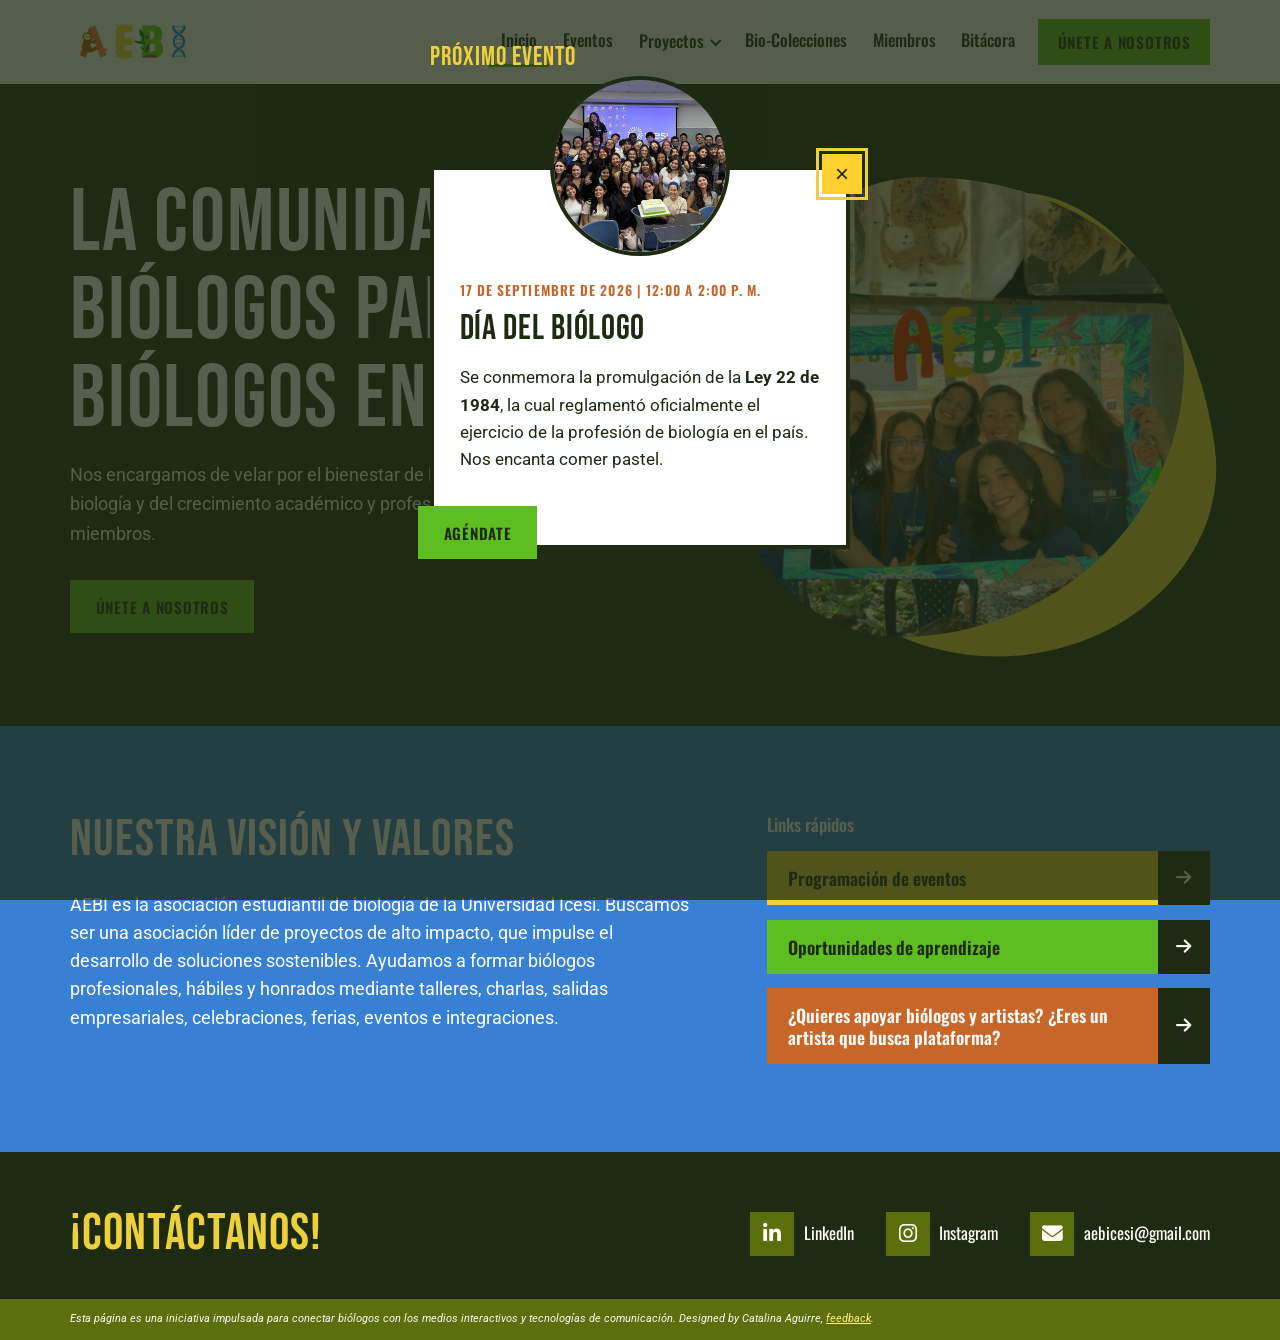
<file: index.html>
<!DOCTYPE html>
<html lang="es">
<head>
  <meta charset="UTF-8">
  <meta name="viewport" content="width=device-width, initial-scale=1">
  <!-- Título que aparece en la pestaña del navegador -->
  <title>AEBI · Asociación Estudiantil de Biología de Icesi</title>
  <meta name="description" content="La comunidad de biólogos para biólogos en la Universidad Icesi. Eventos, grupos de estudio, semilleros y Bio-Colecciones.">
  <!-- Icono de la pestaña (usa el logo) -->
  <link rel="icon" href="Imagenes/LOGOAEBI.png">

  <!-- Tipografías del manual de marca (Bebas Neue y Oswald, desde Google Fonts).
       Arial no necesita descargarse: ya está en todos los computadores. -->
  <link rel="preconnect" href="https://fonts.googleapis.com">
  <link rel="preconnect" href="https://fonts.gstatic.com" crossorigin>
  <link href="https://fonts.googleapis.com/css2?family=Bebas+Neue&family=Oswald:wght@400;500;600&family=Roboto:wght@400;700&display=swap" rel="stylesheet">
  <!-- Iconos (LinkedIn, Instagram, correo, WhatsApp, flechas) -->
  <link rel="stylesheet" href="https://cdnjs.cloudflare.com/ajax/libs/font-awesome/6.5.2/css/all.min.css">
  <!-- Hoja de estilos de la página (colores, tamaños, etc.) -->
  <link rel="stylesheet" href="css/estilos.css">
</head>
<body>

<!-- =====================================================================
     ENCABEZADO Y MENÚ
     Este bloque se repite igual en todas las páginas. Si agregas una
     pestaña nueva, agrégala en TODAS las páginas para que el menú sea
     igual en todas. La página actual lleva class="activo".
     ===================================================================== -->
<header class="encabezado">
  <div class="contenedor">
    <!-- Logo: el archivo está en Imagenes/LOGOAEBI.png -->
    <a class="logo" href="index.html">
      <img src="Imagenes/LOGOAEBI.png" alt="AEBI - Asociación Estudiantil de Biología de Icesi">
    </a>

    <!-- Botón de menú que solo se ve en celular -->
    <button class="hamburguesa" type="button" aria-label="Abrir menú" aria-expanded="false">&#9776;</button>

    <nav class="navegacion" aria-label="Menú principal">
      <ul class="menu">
        <li><a href="index.html" class="activo">Inicio</a></li>
        <li><a href="eventos.html">Eventos</a></li>
        <!-- Pestaña con submenú -->
        <li class="desplegable">
          <button type="button" aria-expanded="false">Proyectos</button>
          <ul class="submenu">
            <li><a href="grupos-de-estudio.html">Grupos de estudio</a></li>
            <li><a href="semilleros.html">Semilleros</a></li>
          </ul>
        </li>
        <li><a href="bio-colecciones.html">Bio-Colecciones</a></li>
        <li><a href="miembros.html">Miembros</a></li>
        <li><a href="bitacora.html">Bitácora</a></li>
        <li><a href="inscripciones.html" class="boton boton-menu">Únete a nosotros</a></li>
      </ul>
    </nav>
  </div>
</header>

<main>

<!-- =====================================================================
     PORTADA (HERO)
     Fondo verde oscuro, frase principal, texto de apoyo, botón y la foto
     con marco "blob". Para cambiar la foto: reemplaza Imagenes/PRINCIPAL.jpg
     por otra con el mismo nombre, o cambia la ruta de abajo.
     ===================================================================== -->
<section class="hero">
  <div class="contenedor">
    <div>
      <h1>La comunidad de biólogos para biólogos en Icesi</h1>
      <p>Nos encargamos de velar por el bienestar de los estudiantes de biología y del crecimiento académico y profesional de nuestros miembros.</p>
      <a class="boton" href="inscripciones.html">Únete a nosotros</a>
    </div>

    <!-- Foto con marco blob (la forma se ajusta en css/estilos.css, bloque 6) -->
    <div class="blob-marco">
      <div class="blob">
        <img src="Imagenes/PRINCIPAL.jpeg" alt="Miembros de AEBI">
      </div>
    </div>
  </div>
</section>

<!-- =====================================================================
     NUESTRA VISIÓN Y VALORES + LINKS RÁPIDOS
     ===================================================================== -->
<section class="vision seccion">
  <div class="contenedor">
    <div>
      <h2>Nuestra visión y valores</h2>
      <p>AEBI es la asociación estudiantil de biología de la Universidad Icesi. Buscamos ser una asociación líder de proyectos de alto impacto, que impulse el desarrollo de soluciones sostenibles. Ayudamos a formar biólogos profesionales, hábiles y honrados mediante talleres, charlas, salidas empresariales, celebraciones, ferias, eventos e integraciones.</p>
    </div>

    <!-- Links rápidos: cada uno es una barra de color.
         Colores disponibles: link-amarillo, link-verde, link-naranja -->
    <aside class="links-rapidos">
      <h3>Links rápidos</h3>
      <ul>
        <li>
          <a class="link-rapido link-amarillo" href="eventos.html">
            <span>Programación de eventos</span><i class="fa-solid fa-arrow-right" aria-hidden="true"></i>
          </a>
        </li>
        <li>
          <a class="link-rapido link-verde" href="grupos-de-estudio.html">
            <span>Oportunidades de aprendizaje</span><i class="fa-solid fa-arrow-right" aria-hidden="true"></i>
          </a>
        </li>
        <li>
          <a class="link-rapido link-naranja" href="bio-colecciones.html">
            <span>¿Quieres apoyar biólogos y artistas? ¿Eres un artista que busca plataforma?</span><i class="fa-solid fa-arrow-right" aria-hidden="true"></i>
          </a>
        </li>
      </ul>
    </aside>
  </div>
</section>

<!-- =====================================================================
     POP-UP DEL PRÓXIMO EVENTO
     Sale la primera vez que alguien abre la página de inicio.
     Para cambiar el evento del pop-up: copia aquí la tarjeta del evento
     que quieras desde eventos.html (imagen, fecha, título, texto y link).
     Para quitar el pop-up: borra todo este bloque.
     ===================================================================== -->
<div id="popup-evento" class="popup-fondo" role="dialog" aria-modal="true" aria-labelledby="popup-titulo">
  <div class="popup">
    <p class="popup-titulo" id="popup-titulo">Próximo evento</p>
    <button class="popup-cerrar" type="button" aria-label="Cerrar">&times;</button>
    <article class="evento">
      <div class="evento-imagen">
        <img src="Imagenes/BIOLOGO.jpeg" alt="Día del Biólogo">
      </div>
      <p class="evento-fecha">17 de septiembre de 2026 | 12:00 a 2:00 p. m.</p>
      <h3>Día del Biólogo</h3>
      <p>Se conmemora la promulgación de la <strong>Ley 22 de 1984</strong>, la cual reglamentó oficialmente el ejercicio de la profesión de biología en el país. Nos encanta comer pastel.</p>
      <a class="boton" href="https://calendar.google.com/calendar/render?action=TEMPLATE&text=Día del Biólogo - AEBI&dates=20260917T120000/20260917T140000&ctz=America/Bogota&details=Se conmemora la promulgación de la Ley 22 de 1984, la cual reglamentó oficialmente el ejercicio de la profesión de biología en el país. Nos encanta comer pastel.&location=Universidad Icesi, Cali" target="_blank" rel="noopener">Agéndate</a>
    </article>
  </div>
</div>

</main>

<!-- =====================================================================
     PIE DE PÁGINA: ¡Contáctanos!
     Se repite igual en todas las páginas. Para cambiar un link o el
     correo, cámbialo aquí y en las demás páginas.
     ===================================================================== -->
<footer class="pie">
  <div class="contenedor pie-contacto">
    <h2>¡Contáctanos!</h2>
    <ul class="redes">
      <li>
        <a href="https://www.linkedin.com/company/aebi-asociacion-estudiantil-de-biologia-de-icesi/" target="_blank" rel="noopener">
          <i class="fa-brands fa-linkedin-in" aria-hidden="true"></i>LinkedIn
        </a>
      </li>
      <li>
        <a href="https://www.instagram.com/aebicesi/" target="_blank" rel="noopener">
          <i class="fa-brands fa-instagram" aria-hidden="true"></i>Instagram
        </a>
      </li>
      <li>
        <a href="mailto:aebicesi@gmail.com">
          <i class="fa-solid fa-envelope" aria-hidden="true"></i>aebicesi@gmail.com
        </a>
      </li>
    </ul>
  </div>

  <!-- Franja de crédito (letra pequeña y cursiva) -->
  <div class="pie-credito">
    <div class="contenedor">
      <p>Esta página es una iniciativa impulsada para conectar biólogos con los medios interactivos y tecnologías de comunicación. Designed by Catalina Aguirre, <a href="mailto:cataaguirrearroyo@gmail.com">feedback</a>.</p>
    </div>
  </div>
</footer>

<!-- El JavaScript va de último para que la página cargue primero -->
<script src="js/principal.js"></script>
</body>
</html>
</file>
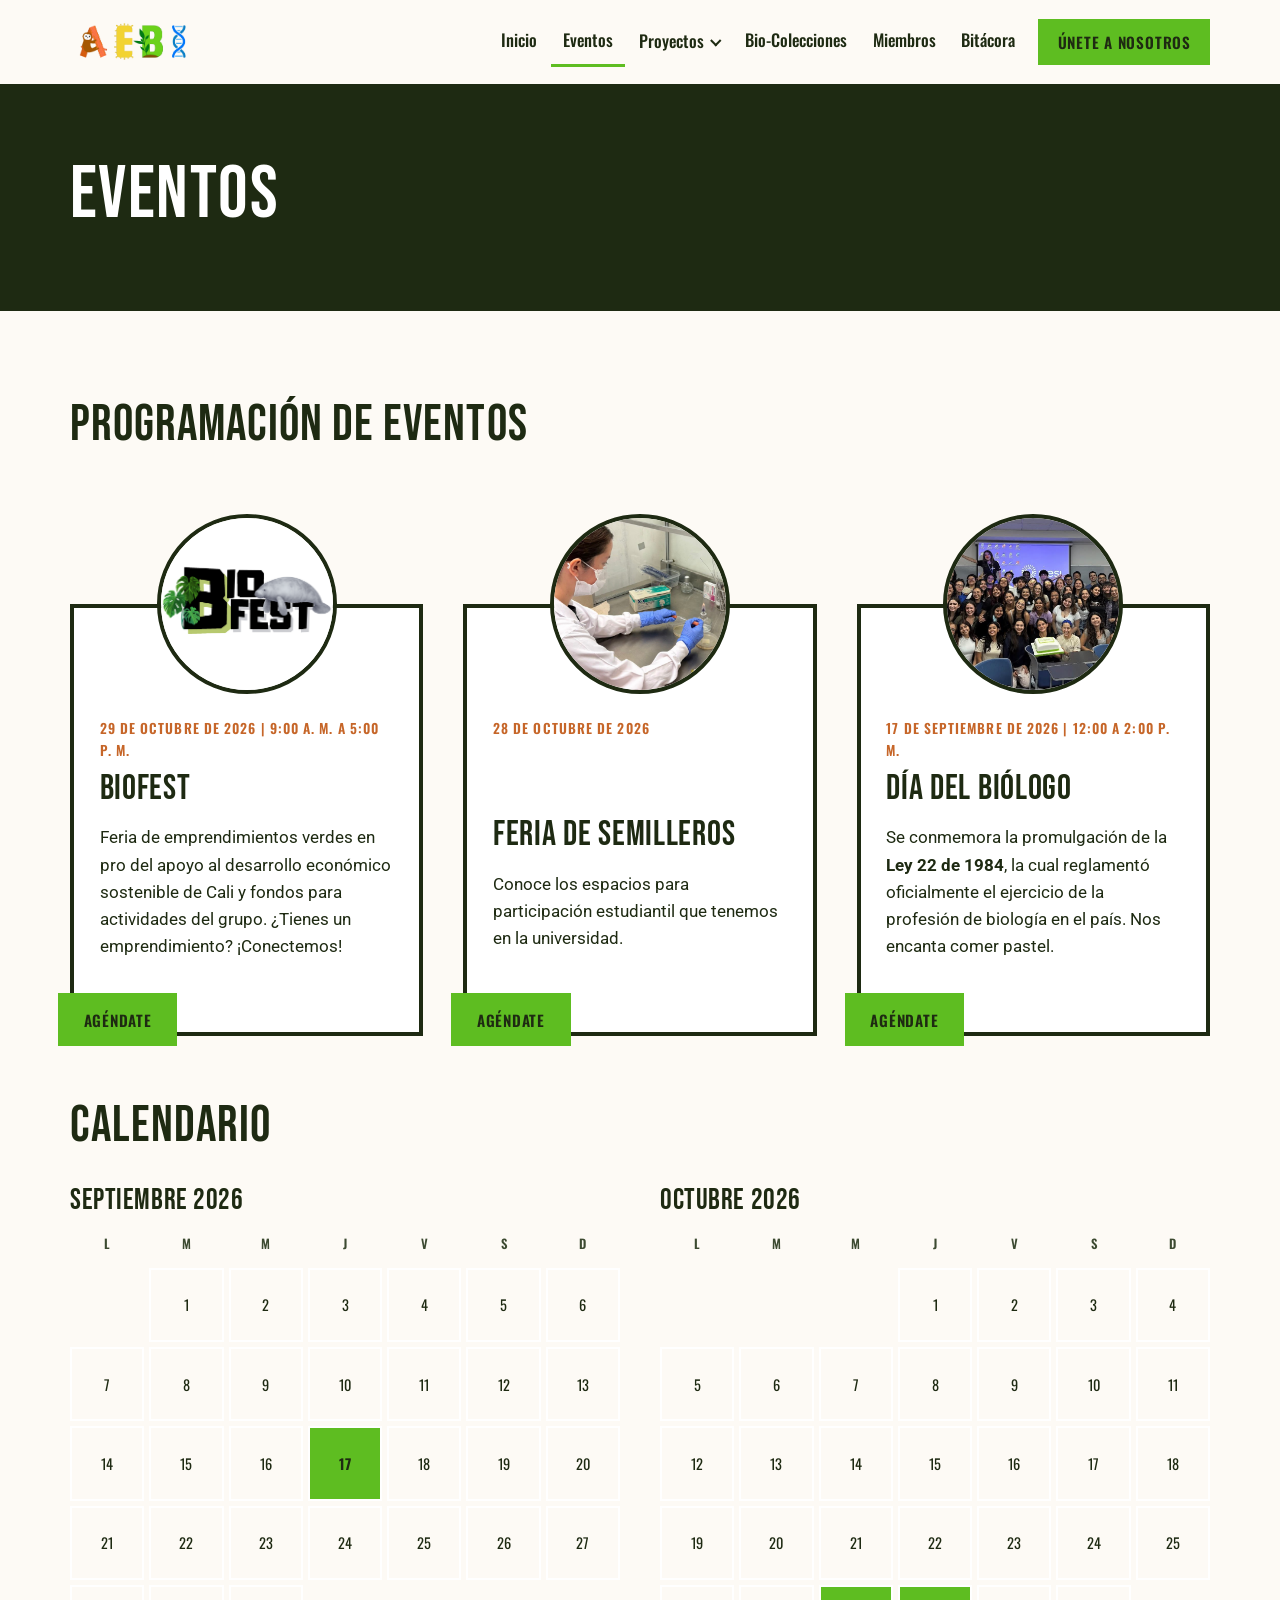
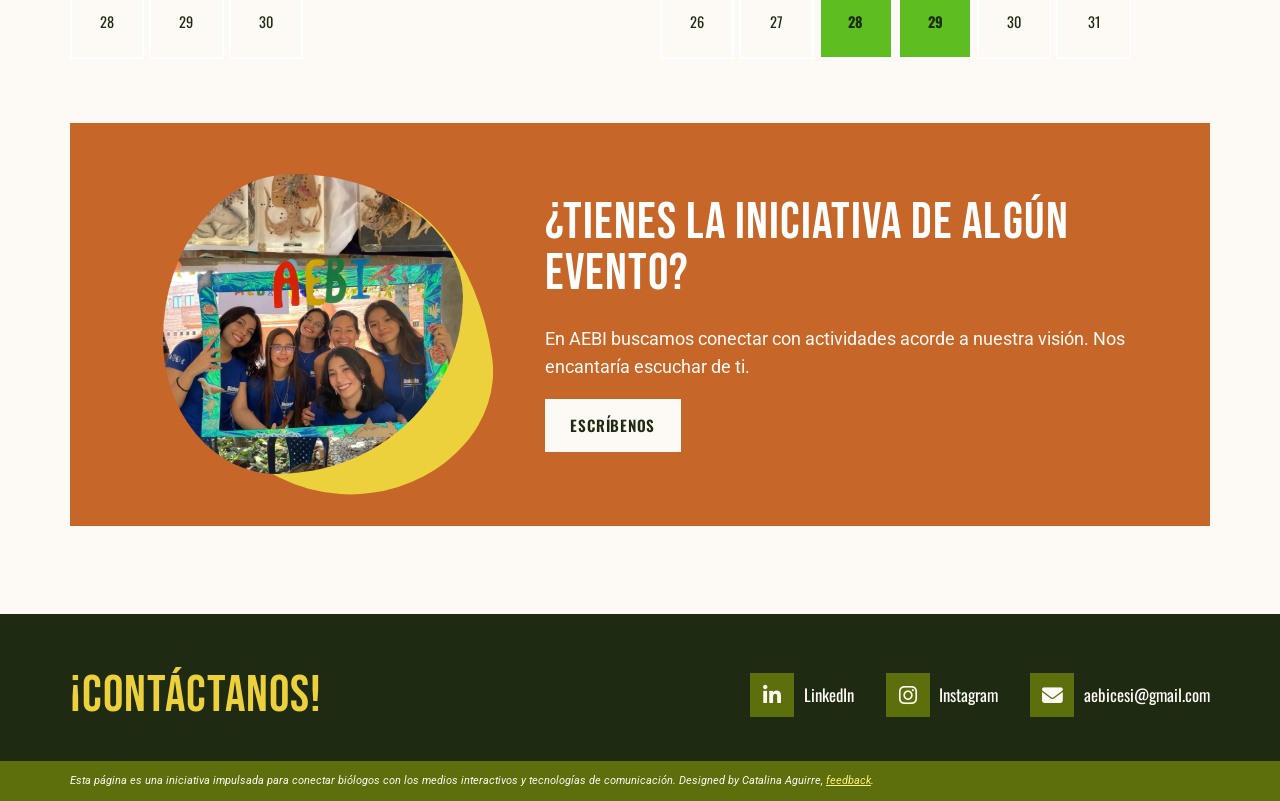
<file: eventos.html>
<!DOCTYPE html>
<html lang="es">
<head>
  <meta charset="UTF-8">
  <meta name="viewport" content="width=device-width, initial-scale=1">
  <!-- Título que aparece en la pestaña del navegador -->
  <title>Eventos · AEBI</title>
  <meta name="description" content="Programación de eventos de AEBI: BIOFEST, Feria de Semilleros, Día del Biólogo y más.">
  <!-- Icono de la pestaña (usa el logo) -->
  <link rel="icon" href="Imagenes/LOGOAEBI.png">

  <!-- Tipografías del manual de marca (Bebas Neue y Oswald, desde Google Fonts).
       Arial no necesita descargarse: ya está en todos los computadores. -->
  <link rel="preconnect" href="https://fonts.googleapis.com">
  <link rel="preconnect" href="https://fonts.gstatic.com" crossorigin>
  <link href="https://fonts.googleapis.com/css2?family=Bebas+Neue&family=Oswald:wght@400;500;600&family=Roboto:wght@400;700&display=swap" rel="stylesheet">
  <!-- Iconos (LinkedIn, Instagram, correo, WhatsApp, flechas) -->
  <link rel="stylesheet" href="https://cdnjs.cloudflare.com/ajax/libs/font-awesome/6.5.2/css/all.min.css">
  <!-- Hoja de estilos de la página (colores, tamaños, etc.) -->
  <link rel="stylesheet" href="css/estilos.css">
</head>
<body>

<!-- =====================================================================
     ENCABEZADO Y MENÚ
     Este bloque se repite igual en todas las páginas. Si agregas una
     pestaña nueva, agrégala en TODAS las páginas para que el menú sea
     igual en todas. La página actual lleva class="activo".
     ===================================================================== -->
<header class="encabezado">
  <div class="contenedor">
    <!-- Logo: el archivo está en Imagenes/LOGOAEBI.png -->
    <a class="logo" href="index.html">
      <img src="Imagenes/LOGOAEBI.png" alt="AEBI - Asociación Estudiantil de Biología de Icesi">
    </a>

    <!-- Botón de menú que solo se ve en celular -->
    <button class="hamburguesa" type="button" aria-label="Abrir menú" aria-expanded="false">&#9776;</button>

    <nav class="navegacion" aria-label="Menú principal">
      <ul class="menu">
        <li><a href="index.html">Inicio</a></li>
        <li><a href="eventos.html" class="activo">Eventos</a></li>
        <!-- Pestaña con submenú -->
        <li class="desplegable">
          <button type="button" aria-expanded="false">Proyectos</button>
          <ul class="submenu">
            <li><a href="grupos-de-estudio.html">Grupos de estudio</a></li>
            <li><a href="semilleros.html">Semilleros</a></li>
          </ul>
        </li>
        <li><a href="bio-colecciones.html">Bio-Colecciones</a></li>
        <li><a href="miembros.html">Miembros</a></li>
        <li><a href="bitacora.html">Bitácora</a></li>
        <li><a href="inscripciones.html" class="boton boton-menu">Únete a nosotros</a></li>
      </ul>
    </nav>
  </div>
</header>

<main>

<section class="cabecera-pagina">
  <div class="contenedor">
    <h1>Eventos</h1>
  </div>
</section>

<!-- =====================================================================
     PROGRAMACIÓN DE EVENTOS
     Cada evento es un bloque <article class="evento"> ... </article>.
     - Para agregar un evento: copia uno completo y cambia imagen, fecha,
       título, texto y el link de Google Calendar.
     - Para quitar un evento: borra su bloque completo.
     - El orden en la página es el mismo orden en que están aquí.
     ===================================================================== -->
<section class="seccion">
  <div class="contenedor">
    <div class="titulo-con-boton">
      <h2>Programación de eventos</h2>
    </div>

    <div class="eventos">
      <article class="evento" data-fecha="2026-10-29">
        <!-- Imagen circular del evento -->
        <div class="evento-imagen">
          <img src="Imagenes/LOGOBIOFEST.png" alt="Logo de BIOFEST">
        </div>
        <p class="evento-fecha">29 de octubre de 2026 | 9:00 a. m. a 5:00 p. m.</p>
        <h3>BIOFEST</h3>
        <p>Feria de emprendimientos verdes en pro del apoyo al desarrollo económico sostenible de Cali y fondos para actividades del grupo. ¿Tienes un emprendimiento? ¡Conectemos!</p>
        <!-- Enlace a Google Calendar. Para cambiar la fecha, edita "dates":
             formato AAAAMMDDTHHMMSS/AAAAMMDDTHHMMSS (inicio/fin, hora local de Colombia).
             Ejemplo: 20261029T090000 = 29 oct 2026, 9:00 am. También edita
             data-fecha de arriba (formato AAAA-MM-DD) para que el evento
             aparezca marcado en el calendario de abajo. -->
        <a class="boton" href="https://calendar.google.com/calendar/render?action=TEMPLATE&text=BIOFEST 2026 - AEBI&dates=20261029T090000/20261029T170000&ctz=America/Bogota&details=Feria de emprendimientos verdes en pro del apoyo al desarrollo económico sostenible de Cali y fondos para actividades del grupo. ¿Tienes un emprendimiento? ¡Conectemos!&location=Universidad Icesi, Cali" target="_blank" rel="noopener">Agéndate</a>
      </article>

      <article class="evento" data-fecha="2026-10-28">
        <!-- Imagen circular del evento -->
        <div class="evento-imagen">
          <img src="Imagenes/FERIASEMILLEROS.jpeg" alt="Feria de Semilleros">
        </div>
        <p class="evento-fecha">28 de octubre de 2026</p>
        <h3>Feria de Semilleros</h3>
        <p>Conoce los espacios para participación estudiantil que tenemos en la universidad.</p>
        <!-- Enlace a Google Calendar. Para cambiar la fecha, edita "dates":
             formato AAAAMMDDTHHMMSS/AAAAMMDDTHHMMSS (inicio/fin, hora local de Colombia).
             Ejemplo: 20261029T090000 = 29 oct 2026, 9:00 am. También edita
             data-fecha de arriba (formato AAAA-MM-DD) para que el evento
             aparezca marcado en el calendario de abajo. -->
        <a class="boton" href="https://calendar.google.com/calendar/render?action=TEMPLATE&text=Feria de Semilleros - AEBI&dates=20261028/20261029&ctz=America/Bogota&details=Conoce los espacios para participación estudiantil que tenemos en la universidad.&location=Universidad Icesi, Cali" target="_blank" rel="noopener">Agéndate</a>
      </article>

      <article class="evento" data-fecha="2026-09-17">
        <!-- Imagen circular del evento -->
        <div class="evento-imagen">
          <img src="Imagenes/BIOLOGO.jpeg" alt="Día del Biólogo">
        </div>
        <p class="evento-fecha">17 de septiembre de 2026 | 12:00 a 2:00 p. m.</p>
        <h3>Día del Biólogo</h3>
        <p>Se conmemora la promulgación de la <strong>Ley 22 de 1984</strong>, la cual reglamentó oficialmente el ejercicio de la profesión de biología en el país. Nos encanta comer pastel.</p>
        <!-- Enlace a Google Calendar. Para cambiar la fecha, edita "dates":
             formato AAAAMMDDTHHMMSS/AAAAMMDDTHHMMSS (inicio/fin, hora local de Colombia).
             Ejemplo: 20261029T090000 = 29 oct 2026, 9:00 am. También edita
             data-fecha de arriba (formato AAAA-MM-DD) para que el evento
             aparezca marcado en el calendario de abajo. -->
        <a class="boton" href="https://calendar.google.com/calendar/render?action=TEMPLATE&text=Día del Biólogo - AEBI&dates=20260917T120000/20260917T140000&ctz=America/Bogota&details=Se conmemora la promulgación de la Ley 22 de 1984, la cual reglamentó oficialmente el ejercicio de la profesión de biología en el país. Nos encanta comer pastel.&location=Universidad Icesi, Cali" target="_blank" rel="noopener">Agéndate</a>
      </article>
    </div>

    <!-- =================================================================
         CALENDARIO
         Se arma solo, leyendo el "data-fecha" de cada evento de arriba
         (por eso no hay nada que editar acá): agrega o quita un evento
         arriba y el calendario se actualiza. Lo arma js/principal.js.
         ================================================================= -->
    <h2>Calendario</h2>
    <div id="calendario" class="calendario"></div>

    <!-- Caja de invitación a proponer eventos.
         Para cambiar la foto: cambia la ruta de la imagen de abajo. -->
    <div class="caja-invitacion">
      <div class="blob-marco blob-pequeno">
        <div class="blob">
          <img src="Imagenes/PRINCIPAL.jpeg" alt="Actividades de AEBI">
        </div>
      </div>
      <div>
        <h2>¿Tienes la iniciativa de algún evento?</h2>
        <p>En AEBI buscamos conectar con actividades acorde a nuestra visión. Nos encantaría escuchar de ti.</p>
        <a class="boton boton-crema" href="mailto:aebicesi@gmail.com">Escríbenos</a>
      </div>
    </div>
  </div>
</section>

</main>

<!-- =====================================================================
     PIE DE PÁGINA: ¡Contáctanos!
     Se repite igual en todas las páginas. Para cambiar un link o el
     correo, cámbialo aquí y en las demás páginas.
     ===================================================================== -->
<footer class="pie">
  <div class="contenedor pie-contacto">
    <h2>¡Contáctanos!</h2>
    <ul class="redes">
      <li>
        <a href="https://www.linkedin.com/company/aebi-asociacion-estudiantil-de-biologia-de-icesi/" target="_blank" rel="noopener">
          <i class="fa-brands fa-linkedin-in" aria-hidden="true"></i>LinkedIn
        </a>
      </li>
      <li>
        <a href="https://www.instagram.com/aebicesi/" target="_blank" rel="noopener">
          <i class="fa-brands fa-instagram" aria-hidden="true"></i>Instagram
        </a>
      </li>
      <li>
        <a href="mailto:aebicesi@gmail.com">
          <i class="fa-solid fa-envelope" aria-hidden="true"></i>aebicesi@gmail.com
        </a>
      </li>
    </ul>
  </div>

  <!-- Franja de crédito (letra pequeña y cursiva) -->
  <div class="pie-credito">
    <div class="contenedor">
      <p>Esta página es una iniciativa impulsada para conectar biólogos con los medios interactivos y tecnologías de comunicación. Designed by Catalina Aguirre, <a href="mailto:cataaguirrearroyo@gmail.com">feedback</a>.</p>
    </div>
  </div>
</footer>

<!-- El JavaScript va de último para que la página cargue primero -->
<script src="js/principal.js"></script>
</body>
</html>
</file>
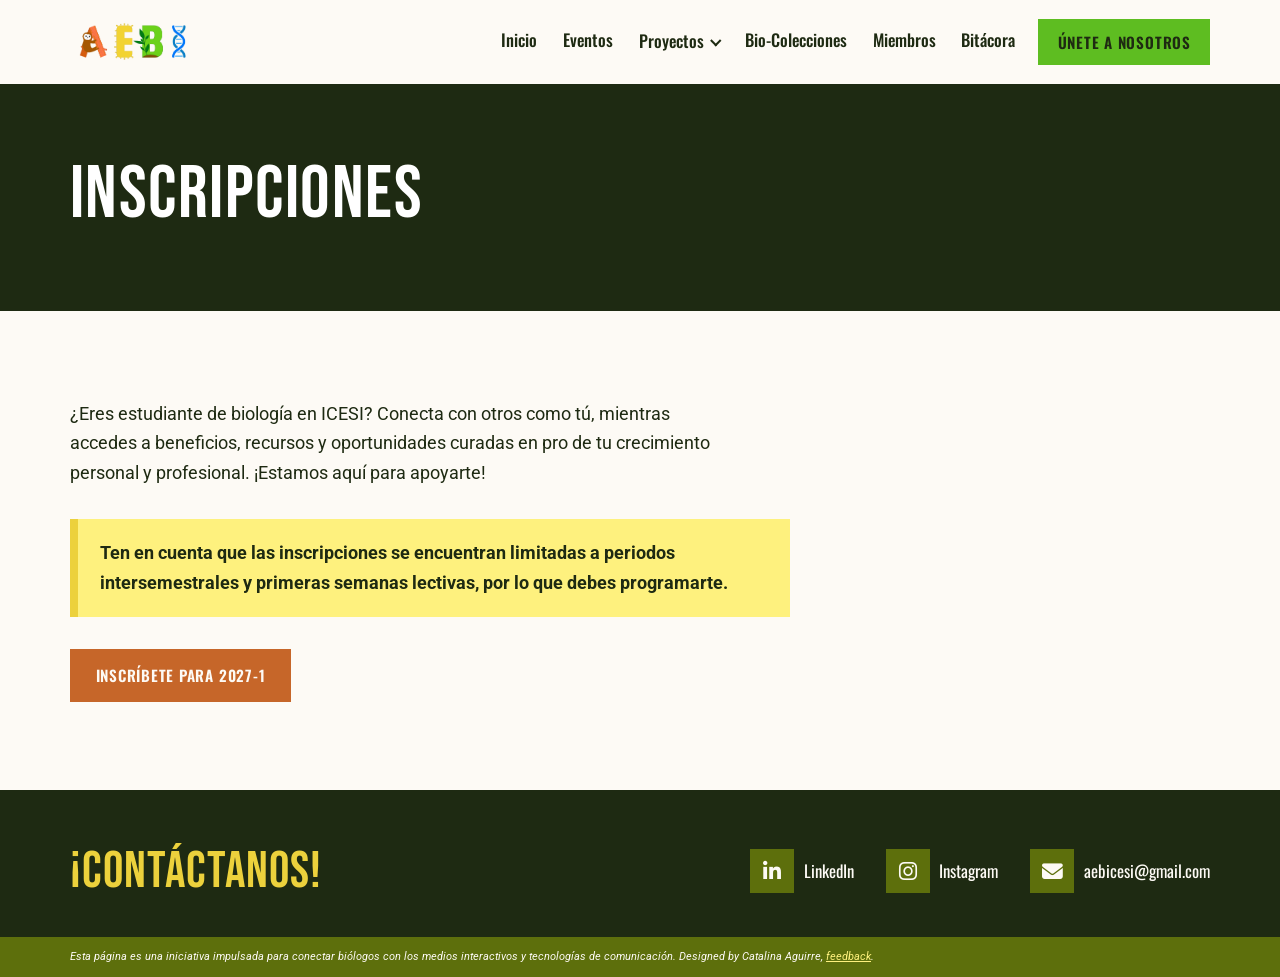
<file: inscripciones.html>
<!DOCTYPE html>
<html lang="es">
<head>
  <meta charset="UTF-8">
  <meta name="viewport" content="width=device-width, initial-scale=1">
  <!-- Título que aparece en la pestaña del navegador -->
  <title>Inscripciones · AEBI</title>
  <meta name="description" content="Únete a AEBI, la asociación estudiantil de biología de la Universidad Icesi.">
  <!-- Icono de la pestaña (usa el logo) -->
  <link rel="icon" href="Imagenes/LOGOAEBI.png">

  <!-- Tipografías del manual de marca (Bebas Neue y Oswald, desde Google Fonts).
       Arial no necesita descargarse: ya está en todos los computadores. -->
  <link rel="preconnect" href="https://fonts.googleapis.com">
  <link rel="preconnect" href="https://fonts.gstatic.com" crossorigin>
  <link href="https://fonts.googleapis.com/css2?family=Bebas+Neue&family=Oswald:wght@400;500;600&family=Roboto:wght@400;700&display=swap" rel="stylesheet">
  <!-- Iconos (LinkedIn, Instagram, correo, WhatsApp, flechas) -->
  <link rel="stylesheet" href="https://cdnjs.cloudflare.com/ajax/libs/font-awesome/6.5.2/css/all.min.css">
  <!-- Hoja de estilos de la página (colores, tamaños, etc.) -->
  <link rel="stylesheet" href="css/estilos.css">
</head>
<body>

<!-- =====================================================================
     ENCABEZADO Y MENÚ
     Este bloque se repite igual en todas las páginas. Si agregas una
     pestaña nueva, agrégala en TODAS las páginas para que el menú sea
     igual en todas. La página actual lleva class="activo".
     ===================================================================== -->
<header class="encabezado">
  <div class="contenedor">
    <!-- Logo: el archivo está en Imagenes/LOGOAEBI.png -->
    <a class="logo" href="index.html">
      <img src="Imagenes/LOGOAEBI.png" alt="AEBI - Asociación Estudiantil de Biología de Icesi">
    </a>

    <!-- Botón de menú que solo se ve en celular -->
    <button class="hamburguesa" type="button" aria-label="Abrir menú" aria-expanded="false">&#9776;</button>

    <nav class="navegacion" aria-label="Menú principal">
      <ul class="menu">
        <li><a href="index.html">Inicio</a></li>
        <li><a href="eventos.html">Eventos</a></li>
        <!-- Pestaña con submenú -->
        <li class="desplegable">
          <button type="button" aria-expanded="false">Proyectos</button>
          <ul class="submenu">
            <li><a href="grupos-de-estudio.html">Grupos de estudio</a></li>
            <li><a href="semilleros.html">Semilleros</a></li>
          </ul>
        </li>
        <li><a href="bio-colecciones.html">Bio-Colecciones</a></li>
        <li><a href="miembros.html">Miembros</a></li>
        <li><a href="bitacora.html">Bitácora</a></li>
        <li><a href="inscripciones.html" class="boton boton-menu">Únete a nosotros</a></li>
      </ul>
    </nav>
  </div>
</header>

<main>

<section class="cabecera-pagina">
  <div class="contenedor">
    <h1>Inscripciones</h1>
  </div>
</section>

<section class="seccion">
  <div class="contenedor">
   <div class="inscripciones">
    <p>¿Eres estudiante de biología en ICESI? Conecta con otros como tú, mientras accedes a beneficios, recursos y oportunidades curadas en pro de tu crecimiento personal y profesional. ¡Estamos aquí para apoyarte!</p>

    <div class="aviso">
      <p>Ten en cuenta que las inscripciones se encuentran limitadas a periodos intersemestrales y primeras semanas lectivas, por lo que debes programarte.</p>
    </div>

    <!-- PENDIENTE: pega el link del formulario de inscripción en href="..."
         (reemplaza el # por el link). Cambia también el texto "2027-1" cada semestre. -->
    <a class="boton boton-naranja" href="#" target="_blank" rel="noopener">Inscríbete para 2027-1</a>
   </div>
  </div>
</section>

</main>

<!-- =====================================================================
     PIE DE PÁGINA: ¡Contáctanos!
     Se repite igual en todas las páginas. Para cambiar un link o el
     correo, cámbialo aquí y en las demás páginas.
     ===================================================================== -->
<footer class="pie">
  <div class="contenedor pie-contacto">
    <h2>¡Contáctanos!</h2>
    <ul class="redes">
      <li>
        <a href="https://www.linkedin.com/company/aebi-asociacion-estudiantil-de-biologia-de-icesi/" target="_blank" rel="noopener">
          <i class="fa-brands fa-linkedin-in" aria-hidden="true"></i>LinkedIn
        </a>
      </li>
      <li>
        <a href="https://www.instagram.com/aebicesi/" target="_blank" rel="noopener">
          <i class="fa-brands fa-instagram" aria-hidden="true"></i>Instagram
        </a>
      </li>
      <li>
        <a href="mailto:aebicesi@gmail.com">
          <i class="fa-solid fa-envelope" aria-hidden="true"></i>aebicesi@gmail.com
        </a>
      </li>
    </ul>
  </div>

  <!-- Franja de crédito (letra pequeña y cursiva) -->
  <div class="pie-credito">
    <div class="contenedor">
      <p>Esta página es una iniciativa impulsada para conectar biólogos con los medios interactivos y tecnologías de comunicación. Designed by Catalina Aguirre, <a href="mailto:cataaguirrearroyo@gmail.com">feedback</a>.</p>
    </div>
  </div>
</footer>

<!-- El JavaScript va de último para que la página cargue primero -->
<script src="js/principal.js"></script>
</body>
</html>
</file>
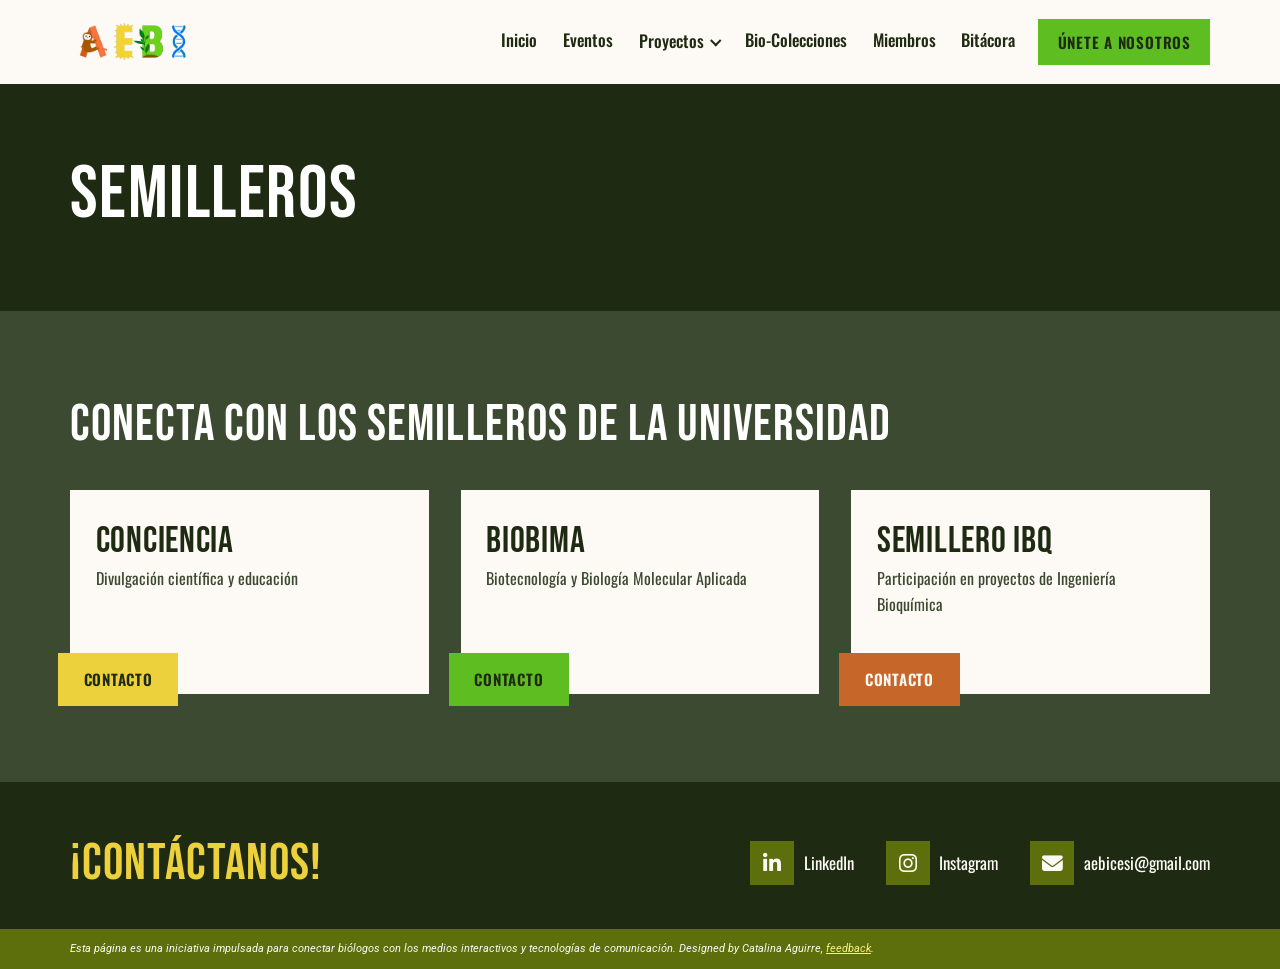
<file: semilleros.html>
<!DOCTYPE html>
<html lang="es">
<head>
  <meta charset="UTF-8">
  <meta name="viewport" content="width=device-width, initial-scale=1">
  <!-- Título que aparece en la pestaña del navegador -->
  <title>Semilleros · AEBI</title>
  <meta name="description" content="Semilleros de investigación de la Universidad Icesi: ConCiencia, BioBIMA y Semillero IBQ.">
  <!-- Icono de la pestaña (usa el logo) -->
  <link rel="icon" href="Imagenes/LOGOAEBI.png">

  <!-- Tipografías del manual de marca (Bebas Neue y Oswald, desde Google Fonts).
       Arial no necesita descargarse: ya está en todos los computadores. -->
  <link rel="preconnect" href="https://fonts.googleapis.com">
  <link rel="preconnect" href="https://fonts.gstatic.com" crossorigin>
  <link href="https://fonts.googleapis.com/css2?family=Bebas+Neue&family=Oswald:wght@400;500;600&family=Roboto:wght@400;700&display=swap" rel="stylesheet">
  <!-- Iconos (LinkedIn, Instagram, correo, WhatsApp, flechas) -->
  <link rel="stylesheet" href="https://cdnjs.cloudflare.com/ajax/libs/font-awesome/6.5.2/css/all.min.css">
  <!-- Hoja de estilos de la página (colores, tamaños, etc.) -->
  <link rel="stylesheet" href="css/estilos.css">
</head>
<body>

<!-- =====================================================================
     ENCABEZADO Y MENÚ
     Este bloque se repite igual en todas las páginas. Si agregas una
     pestaña nueva, agrégala en TODAS las páginas para que el menú sea
     igual en todas. La página actual lleva class="activo".
     ===================================================================== -->
<header class="encabezado">
  <div class="contenedor">
    <!-- Logo: el archivo está en Imagenes/LOGOAEBI.png -->
    <a class="logo" href="index.html">
      <img src="Imagenes/LOGOAEBI.png" alt="AEBI - Asociación Estudiantil de Biología de Icesi">
    </a>

    <!-- Botón de menú que solo se ve en celular -->
    <button class="hamburguesa" type="button" aria-label="Abrir menú" aria-expanded="false">&#9776;</button>

    <nav class="navegacion" aria-label="Menú principal">
      <ul class="menu">
        <li><a href="index.html">Inicio</a></li>
        <li><a href="eventos.html">Eventos</a></li>
        <!-- Pestaña con submenú -->
        <li class="desplegable">
          <button type="button" aria-expanded="false">Proyectos</button>
          <ul class="submenu">
            <li><a href="grupos-de-estudio.html">Grupos de estudio</a></li>
            <li><a href="semilleros.html" class="activo">Semilleros</a></li>
          </ul>
        </li>
        <li><a href="bio-colecciones.html">Bio-Colecciones</a></li>
        <li><a href="miembros.html">Miembros</a></li>
        <li><a href="bitacora.html">Bitácora</a></li>
        <li><a href="inscripciones.html" class="boton boton-menu">Únete a nosotros</a></li>
      </ul>
    </nav>
  </div>
</header>

<main>

<section class="cabecera-pagina">
  <div class="contenedor">
    <h1>Semilleros</h1>
  </div>
</section>

<!-- =====================================================================
     SEMILLEROS
     Cada semillero es un bloque <article class="semillero">.
     El botón "Contacto" puede llevar a Instagram, a un correo (mailto:...)
     o a cualquier link. Colores de botón: boton-verde (por defecto, sin
     sufijo: class="boton"), boton-naranja, boton-amarillo, boton-azul.
     ===================================================================== -->
<section class="seccion fondo-verde-bosque">
  <div class="contenedor">
    <h2>Conecta con los semilleros de la universidad</h2>

    <div class="semilleros">
      <article class="semillero">
        <h3>ConCiencia</h3>
        <p>Divulgación científica y educación</p>
        <a class="boton boton-amarillo" href="https://www.instagram.com/semillero_conciencia?stkn=bnp5aTRmZTQwaW52" target="_blank" rel="noopener">Contacto</a>
      </article>

      <article class="semillero">
        <h3>BioBIMA</h3>
        <p>Biotecnología y Biología Molecular Aplicada</p>
        <a class="boton boton-verde" href="https://www.instagram.com/biobima_?stkn=MTB1aHBlenZveWQyZg==" target="_blank" rel="noopener">Contacto</a>
      </article>

      <article class="semillero">
        <h3>Semillero IBQ</h3>
        <p>Participación en proyectos de Ingeniería Bioquímica</p>
        <a class="boton boton-naranja" href="mailto:ijprada@icesi.edu.co">Contacto</a>
      </article>
    </div>
  </div>
</section>

</main>

<!-- =====================================================================
     PIE DE PÁGINA: ¡Contáctanos!
     Se repite igual en todas las páginas. Para cambiar un link o el
     correo, cámbialo aquí y en las demás páginas.
     ===================================================================== -->
<footer class="pie">
  <div class="contenedor pie-contacto">
    <h2>¡Contáctanos!</h2>
    <ul class="redes">
      <li>
        <a href="https://www.linkedin.com/company/aebi-asociacion-estudiantil-de-biologia-de-icesi/" target="_blank" rel="noopener">
          <i class="fa-brands fa-linkedin-in" aria-hidden="true"></i>LinkedIn
        </a>
      </li>
      <li>
        <a href="https://www.instagram.com/aebicesi/" target="_blank" rel="noopener">
          <i class="fa-brands fa-instagram" aria-hidden="true"></i>Instagram
        </a>
      </li>
      <li>
        <a href="mailto:aebicesi@gmail.com">
          <i class="fa-solid fa-envelope" aria-hidden="true"></i>aebicesi@gmail.com
        </a>
      </li>
    </ul>
  </div>

  <!-- Franja de crédito (letra pequeña y cursiva) -->
  <div class="pie-credito">
    <div class="contenedor">
      <p>Esta página es una iniciativa impulsada para conectar biólogos con los medios interactivos y tecnologías de comunicación. Designed by Catalina Aguirre, <a href="mailto:cataaguirrearroyo@gmail.com">feedback</a>.</p>
    </div>
  </div>
</footer>

<!-- El JavaScript va de último para que la página cargue primero -->
<script src="js/principal.js"></script>
</body>
</html>
</file>
<file: css/estilos.css>
/* ==========================================================================
   ESTILOS DE LA PÁGINA DE AEBI
   ==========================================================================
   Este archivo controla el aspecto de TODAS las páginas (colores, tipografías,
   tamaños, espacios). Está dividido en bloques con títulos como este.

   Si quieres cambiar algo de aspecto, busca el bloque correspondiente:
     1. Paleta de colores y tipografías (variables)
     2. Estilos base (cuerpo de texto, títulos, enlaces)
     3. Botones
     4. Encabezado y menú de navegación
     5. Pie de página (¡Contáctanos!)
     6. Portada (hero) y marco "blob" de las fotos
     7. Sección "Nuestra visión y valores" + links rápidos
     8. Cabecera de las páginas internas
     9. Tarjetas de eventos
    10. Grupos de estudio
    11. Semilleros
    12. Bio-Colecciones (carrusel de camisetas)
    13. Miembros (organigrama, galerías, Red Alumni)
    14. Inscripciones
    15. Pop-up del próximo evento
    16. Ajustes para celular (responsive)

   TRUCO: en CSS, los comentarios van entre /* y * /  (sin el espacio).
   Todo lo que está comentado no afecta la página.
   ========================================================================== */


/* ==========================================================================
   1. PALETA DE COLORES Y TIPOGRAFÍAS
   --------------------------------------------------------------------------
   Aquí están los colores del manual de marca guardados como "variables".
   Cambiar un color aquí lo cambia en toda la página.
   Para usar una variable en cualquier parte se escribe: var(--nombre)
   ========================================================================== */
:root {
  /* Colores principales del manual de marca */
  --verde:    #5ebd21;
  --naranja:  #c66629;
  --amarillo: #ecd13c;
  --azul:     #3780d4;

  /* Colores secundarios (tomados de la paleta "Secundarios" del manual) */
  --verde-oscuro:  #1e2a12;   /* fondo de la portada, texto principal y pie de página */
  --verde-bosque:  #3c4a31;
  --oliva:         #5d6f0c;
  --verde-claro:   #c1d865;

  --naranja-oscuro: #ca5f31;
  --naranja-suave:  #b0694b;
  --dorado:         #e39119;
  --naranja-claro:  #ffaf3c;

  --mostaza:        #e1b808;
  --amarillo-vivo:  #fed12e;
  --amarillo-suave: #ecda50;
  --amarillo-claro: #fef17e;

  --azul-oscuro:  #01327e;
  --azul-medio:   #014abd;
  --azul-suave:   #6591d8;
  --azul-claro:   #a2b9d8;

  /* Neutros */
  --crema:  #fdfaf5;   /* fondo general de la página (el mismo crema del manual) */
  --blanco: #ffffff;
  --tinta:  #1e2a12;   /* color del texto normal (verde muy oscuro, no negro puro) */

  /* Tipografías del manual de marca.
     - Títulos: Bebas Neue (versión Cyrillic no está en Google Fonts; se usa Bebas Neue)
     - Subtítulos y texto medio: Oswald
     - Cuerpo de texto: Roboto. A diferencia de Arial, Roboto NO viene instalada
       en todos los computadores, así que hay que cargarla desde Google Fonts
       (ya está agregada en el <link> de cada página, junto a Bebas Neue y Oswald) */
  --fuente-titulo: 'Bebas Neue', 'Arial Narrow', Impact, sans-serif;
  --fuente-sub:    'Oswald', 'Arial Narrow', sans-serif;
  --fuente-texto:  'Roboto', Helvetica, Arial, sans-serif;

  /* Ancho máximo del contenido en pantallas grandes */
  --ancho-contenido: 1140px;
}


/* ==========================================================================
   2. ESTILOS BASE
   ========================================================================== */
*,
*::before,
*::after {
  box-sizing: border-box;
}

html {
  scroll-behavior: smooth;
}

body {
  margin: 0;
  min-height: 100vh;
  display: flex;
  flex-direction: column;         /* para que el pie de página quede siempre abajo */
  font-family: var(--fuente-texto);
  font-size: 1.0625rem;          /* 17px aprox. */
  line-height: 1.6;
  color: var(--tinta);
  background: var(--crema);
}

main {
  flex: 1;
}

/* "Contenedor" centra el contenido y le da márgenes a los lados */
.contenedor {
  width: min(100% - 2.5rem, var(--ancho-contenido));
  margin-inline: auto;
}

/* Todos los títulos grandes usan Bebas Neue */
h1, h2 {
  font-family: var(--fuente-titulo);
  font-weight: 400;
  letter-spacing: 0.02em;
  line-height: 1;
  margin: 0 0 0.5em;
}
h1 { font-size: clamp(3rem, 7vw, 5.5rem); }
h2 { font-size: clamp(2.2rem, 4.5vw, 3.2rem); }

/* Los títulos medianos (de tarjetas, etc.) usan Oswald */
h3, h4 {
  font-family: var(--fuente-sub);
  font-weight: 600;
  line-height: 1.2;
  margin: 0 0 0.4em;
}
h3 { font-size: 1.4rem; }
h4 { font-size: 1.1rem; }

p {
  margin: 0 0 1em;
  max-width: 65ch;               /* líneas no muy largas para que se lean bien */
}

a {
  color: var(--azul-medio);
}

img {
  max-width: 100%;
  display: block;
}

/* Cuando una imagen NO se encuentra (nombre mal escrito, carpeta equivocada...)
   se oculta y se ve el color de fondo de su caja, en vez del icono roto. */
img.img-no-encontrada {
  opacity: 0;
}

/* Contorno visible al navegar con teclado (accesibilidad) */
:focus-visible {
  outline: 3px solid var(--amarillo);
  outline-offset: 3px;
}

/* Separación estándar entre secciones */
.seccion {
  padding-block: clamp(3rem, 7vw, 5.5rem);
}

/* Texto secundario con Oswald (ej. subtítulos pequeños) */
.texto-medio {
  font-family: var(--fuente-sub);
  font-weight: 500;
}

/* Texto centrado */
.centrado {
  text-align: center;
}
.centrado p {
  margin-inline: auto;
}


/* ==========================================================================
   3. BOTONES
   --------------------------------------------------------------------------
   Todos los botones llevan la clase "boton". Después se le puede sumar
   un color: boton-verde, boton-naranja, boton-amarillo, boton-azul,
   boton-oscuro, boton-crema, o boton-borde (solo contorno).
   ========================================================================== */
.boton {
  display: inline-block;
  font-family: var(--fuente-sub);
  font-weight: 600;
  font-size: 0.95rem;
  letter-spacing: 0.05em;
  text-transform: uppercase;
  text-decoration: none;
  padding: 0.9rem 1.6rem;
  border: 0;
  cursor: pointer;
  background: var(--verde);
  color: var(--verde-oscuro);
  transition: background-color 0.15s ease, color 0.15s ease;
}
.boton:hover,
.boton:focus-visible {
  background: var(--verde-claro);
}

.boton-naranja { background: var(--naranja); color: var(--crema); }
.boton-naranja:hover, .boton-naranja:focus-visible { background: var(--naranja-oscuro); }

.boton-amarillo { background: var(--amarillo); color: var(--verde-oscuro); }
.boton-amarillo:hover, .boton-amarillo:focus-visible { background: var(--amarillo-vivo); }

.boton-azul { background: var(--azul); color: var(--crema); }
.boton-azul:hover, .boton-azul:focus-visible { background: var(--azul-medio); }

.boton-oscuro { background: var(--verde-oscuro); color: var(--crema); }
.boton-oscuro:hover, .boton-oscuro:focus-visible { background: var(--verde-bosque); }

.boton-crema { background: var(--crema); color: var(--verde-oscuro); }
.boton-crema:hover, .boton-crema:focus-visible { background: var(--amarillo-claro); }

.boton-borde {
  background: transparent;
  color: var(--crema);
  border: 2px solid var(--crema);
}
.boton-borde:hover, .boton-borde:focus-visible {
  background: var(--crema);
  color: var(--verde-oscuro);
}

/* Icono dentro de un botón (ej. WhatsApp) */
.boton i {
  margin-right: 0.5rem;
}


/* ==========================================================================
   4. ENCABEZADO Y MENÚ DE NAVEGACIÓN
   ========================================================================== */
.encabezado {
  background: var(--crema);
  border-bottom: 3px solid var(--verde-oscuro);
  position: sticky;              /* el menú se queda pegado arriba al bajar */
  top: 0;
  z-index: 50;
}

.encabezado .contenedor {
  display: flex;
  align-items: center;
  justify-content: space-between;
  gap: 1.5rem;
  min-height: 84px;
}

/* Logo: cambia los máximos aquí si el logo se ve muy grande o muy pequeño.
   Se limita el ancho para que un logo horizontal no le quite espacio al menú. */
.logo img {
  max-height: 60px;
  max-width: 200px;
  width: auto;
  height: auto;
}

/* Lista de links del menú */
.menu {
  display: flex;
  flex-wrap: wrap;               /* si algún día no cabe, baja una pestaña completa (nunca una palabra) */
  justify-content: flex-end;
  align-items: center;
  gap: 0.1rem;
  list-style: none;
  margin: 0;
  padding: 0;
}

.menu > li {
  position: relative;
}

.menu a {
  display: block;
  font-family: var(--fuente-sub);
  font-weight: 500;
  font-size: 1.05rem;
  color: var(--tinta);
  text-decoration: none;
  padding: 0.6rem 0.75rem;
  border-bottom: 3px solid transparent;
  white-space: nowrap;           /* "Bio-Colecciones" nunca se parte en dos líneas */
}
.menu a:hover,
.menu a:focus-visible {
  border-bottom-color: var(--verde);
}

/* La página en la que estás se subraya en verde (clase "activo" en el HTML) */
.menu a.activo {
  border-bottom-color: var(--verde);
}

/* Menú desplegable de "Proyectos" */
.desplegable > button {
  font-family: var(--fuente-sub);
  font-weight: 500;
  font-size: 1.05rem;
  color: var(--tinta);
  background: none;
  border: 0;
  border-bottom: 3px solid transparent;
  padding: 0.6rem 0.75rem;
  cursor: pointer;
  white-space: nowrap;           /* la flechita se queda al lado de "Proyectos" */
}
.desplegable > button::after {
  content: '';
  display: inline-block;
  width: 0.45em;
  height: 0.45em;
  margin-left: 0.5em;
  border-right: 2px solid currentColor;
  border-bottom: 2px solid currentColor;
  transform: translateY(-0.2em) rotate(45deg);
}
.desplegable > button:hover,
.desplegable > button:focus-visible,
.desplegable.abierto > button {
  border-bottom-color: var(--verde);
}

.submenu {
  display: none;
  position: absolute;
  top: 100%;
  left: 0;
  min-width: 220px;
  list-style: none;
  margin: 0;
  padding: 0.4rem 0;
  background: var(--crema);
  border: 3px solid var(--verde-oscuro);
}
.desplegable:hover .submenu,
.desplegable:focus-within .submenu,
.desplegable.abierto .submenu {
  display: block;
}
.submenu a {
  padding: 0.55rem 1.1rem;
  border-bottom: 0;
}
.submenu a:hover,
.submenu a:focus-visible,
.submenu a.activo {
  background: var(--verde-claro);
}

/* Botón "Únete a nosotros" del encabezado */
.menu .boton-menu {
  padding: 0.7rem 1.2rem;
  margin-left: 0.6rem;
  border-bottom: 0;
  color: var(--verde-oscuro);
  font-weight: 600;
  font-size: 0.95rem;
}

/* Botón de hamburguesa (solo aparece en tablet y celular, ver bloque 17) */
.hamburguesa {
  display: none;
  background: none;
  border: 3px solid var(--verde-oscuro);
  padding: 0.45rem 0.6rem;
  cursor: pointer;
  color: var(--verde-oscuro);
  font-size: 1.4rem;
  line-height: 1;
}


/* ==========================================================================
   5. PIE DE PÁGINA (¡Contáctanos!)
   ========================================================================== */
.pie {
  background: var(--verde-oscuro);
  color: var(--crema);
  margin-top: auto;
}

.pie-contacto {
  padding-block: 3.5rem 2.5rem;
  display: flex;
  flex-wrap: wrap;
  align-items: center;
  justify-content: space-between;
  gap: 1.5rem 3rem;
}
.pie-contacto h2 {
  margin: 0;
  color: var(--amarillo);
}

.redes {
  display: flex;
  flex-wrap: wrap;
  gap: 0.75rem 2rem;
  list-style: none;
  margin: 0;
  padding: 0;
}
.redes a {
  display: inline-flex;
  align-items: center;
  gap: 0.6rem;
  color: var(--crema);
  text-decoration: none;
  font-family: var(--fuente-sub);
  font-size: 1.05rem;
}
.redes a:hover,
.redes a:focus-visible {
  color: var(--verde-claro);
}
/* Cajita cuadrada donde va el icono de cada red */
.redes i {
  width: 44px;
  height: 44px;
  display: grid;
  place-items: center;
  font-size: 1.3rem;
  background: var(--oliva);
  color: var(--crema);
}

/* Franja final de otro color con el crédito en letra muy pequeña y cursiva */
.pie-credito {
  background: var(--oliva);
  color: var(--crema);
  font-size: 0.7rem;
  font-style: italic;
  padding-block: 0.7rem;
}
.pie-credito p {
  margin: 0;
  max-width: none;
}
.pie-credito a {
  color: var(--amarillo-claro);
}


/* ==========================================================================
   6. PORTADA (HERO) Y MARCO "BLOB" DE LAS FOTOS
   ========================================================================== */
.hero {
  background: var(--verde-oscuro);
  color: var(--crema);
  padding-block: clamp(3rem, 7vw, 6rem);
  overflow: hidden;              /* la sombra del blob no se sale de la pantalla en celular */
}

.hero .contenedor {
  display: grid;
  grid-template-columns: 1.1fr 1fr;
  align-items: center;
  gap: clamp(2rem, 5vw, 4rem);
}

.hero h1 {
  color: var(--blanco);
  margin-bottom: 1rem;
}

.hero p {
  font-size: 1.15rem;
  margin-bottom: 2rem;
}

/* --- El marco "blob" ---------------------------------------------------
   El "blob" es una caja cuadrada con las esquinas redondeadas de forma
   irregular. Los 8 porcentajes de "border-radius" controlan la forma:
   cámbialos (entre 30% y 70%) para obtener otro blob. Detrás lleva una
   sombra amarilla desplazada, que da el efecto de dos capas.
   ----------------------------------------------------------------------- */
.blob-marco {
  position: relative;
  width: min(100%, 460px);
  aspect-ratio: 1 / 1;
  margin-inline: auto;
}

/* La capa amarilla de atrás */
.blob-marco::before {
  content: '';
  position: absolute;
  inset: 0;
  background: var(--amarillo);
  border-radius: 62% 38% 46% 54% / 44% 61% 39% 56%;
  transform: translate(26px, 22px) rotate(-8deg);
}

/* La foto (encima) */
.blob {
  position: relative;
  width: 100%;
  height: 100%;
  overflow: hidden;
  background: var(--verde-claro);  /* se ve si la foto no carga */
  border-radius: 43% 57% 62% 38% / 55% 41% 59% 45%;
}
.blob img {
  width: 100%;
  height: 100%;
  object-fit: cover;               /* la foto se recorta sin deformarse */
}

/* Variante más pequeña del blob (para las cajas de invitación) */
.blob-marco.blob-pequeno {
  width: min(100%, 300px);
}
.blob-marco.blob-pequeno::before {
  background: var(--verde);
}


/* ==========================================================================
   7. SECCIÓN "NUESTRA VISIÓN Y VALORES" + LINKS RÁPIDOS
   ========================================================================== */
.vision {
  background: var(--azul);
  color: var(--blanco);
}

.vision .contenedor {
  display: grid;
  grid-template-columns: 1.4fr 1fr;
  gap: clamp(2rem, 6vw, 5rem);
  align-items: start;
}

.vision h2 {
  color: var(--blanco);
}

.vision p {
  font-size: 1.1rem;
}

.links-rapidos h3 {
  color: var(--blanco);
  font-size: 1.1rem;
  font-weight: 500;
  margin-bottom: 1rem;
}

.links-rapidos ul {
  list-style: none;
  margin: 0;
  padding: 0;
  display: grid;
  gap: 0.9rem;
}

/* Cada link rápido es una barra de color con una flecha en la punta */
.link-rapido {
  display: flex;
  align-items: stretch;
  justify-content: space-between;
  gap: 1rem;
  text-decoration: none;
  color: var(--verde-oscuro);
  font-family: var(--fuente-sub);
  font-weight: 600;
  font-size: 1.1rem;
  line-height: 1.25;
}
.link-rapido span {
  padding: 1rem 1.3rem;
  align-self: center;
}
.link-rapido i {
  flex: none;
  width: 52px;
  display: grid;
  place-items: center;
  background: var(--verde-oscuro);
  color: var(--crema);
  font-size: 1.1rem;
  font-style: normal;
}
.link-rapido:hover,
.link-rapido:focus-visible {
  filter: brightness(1.08);
}

/* Colores de cada barra */
.link-amarillo { background: var(--amarillo); }
.link-verde    { background: var(--verde); }
.link-naranja  { background: var(--naranja); color: var(--crema); }


/* ==========================================================================
   8. CABECERA DE LAS PÁGINAS INTERNAS
   --------------------------------------------------------------------------
   Franja oscura con el título que aparece arriba de cada página interna
   (Eventos, Grupos de estudio, Miembros, etc.)
   ========================================================================== */
.cabecera-pagina {
  background: var(--verde-oscuro);
  color: var(--crema);
  padding-block: clamp(2.5rem, 6vw, 4.5rem);
}
.cabecera-pagina h1 {
  color: var(--blanco);
  margin-bottom: 0.4rem;
  font-size: clamp(2.8rem, 6vw, 4.6rem);
}
.cabecera-pagina p {
  font-size: 1.15rem;
  margin: 0;
}


/* ==========================================================================
   9. TARJETAS DE EVENTOS
   --------------------------------------------------------------------------
   Cada evento es una tarjeta blanca con borde oscuro, la imagen circular
   sobresaliendo por arriba y el botón sobresaliendo por la esquina inferior.
   ========================================================================== */
.titulo-con-boton {
  display: flex;
  flex-wrap: wrap;
  align-items: center;
  justify-content: space-between;
  gap: 1rem;
  margin-bottom: 4rem;
}
.titulo-con-boton h2 {
  margin: 0;
}

.eventos {
  display: grid;
  grid-template-columns: repeat(3, 1fr);
  gap: 2.5rem;
}

.evento {
  position: relative;
  background: var(--blanco);
  border: 4px solid var(--verde-oscuro);
  padding: 110px 1.6rem 0;
  margin-top: 90px;             /* espacio para la imagen que sobresale */
  display: flex;
  flex-direction: column;
}

/* Imagen circular del evento */
.evento-imagen {
  position: absolute;
  top: -94px;
  left: 50%;
  transform: translateX(-50%);
  width: 180px;
  height: 180px;
  border-radius: 50%;
  overflow: hidden;
  background: var(--verde-claro);
  border: 4px solid var(--verde-oscuro);
}
.evento-imagen img {
  width: 100%;
  height: 100%;
  object-fit: cover;
}

.evento-fecha {
  font-family: var(--fuente-sub);
  font-weight: 600;
  font-size: 0.85rem;
  letter-spacing: 0.08em;
  text-transform: uppercase;
  color: var(--naranja);
  margin-bottom: 0.4rem;
}

.evento h3 {
  font-family: var(--fuente-titulo);
  font-weight: 400;
  font-size: 2.2rem;
  letter-spacing: 0.02em;
}

.evento p {
  flex: 1;                       /* empuja el botón hacia abajo */
}

/* El botón sale por la esquina inferior izquierda de la tarjeta */
.evento .boton {
  align-self: flex-start;
  margin: 1rem 0 -14px calc(-1.6rem - 16px);
}

/* Caja grande de invitación ("¿Tienes la iniciativa de algún evento?") */
.caja-invitacion {
  overflow: hidden;
  margin-top: 4rem;
  background: var(--naranja);
  color: var(--crema);
  padding: clamp(2rem, 4vw, 3.5rem);
  display: grid;
  grid-template-columns: 1fr 1.6fr;
  gap: 2.5rem;
  align-items: center;
}
.caja-invitacion h2 {
  color: var(--blanco);
}
.caja-invitacion p {
  font-size: 1.1rem;
}
.caja-invitacion .blob-marco::before {
  background: var(--amarillo);
}

/* --- Calendario ---------------------------------------------------------
   Este bloque le da estilo al calendario, pero NO lo dibuja: eso lo hace
   js/principal.js, leyendo la fecha (data-fecha) de cada evento. Un mes
   se ve como una tarjeta ".mes-calendario"; el día de un evento queda
   pintado de verde y se puede tocar para ir directo a ese evento. */
.calendario {
  display: grid;
  grid-template-columns: repeat(auto-fit, minmax(280px, 1fr));
  gap: 2.5rem;
  margin: 2rem 0 4rem;
}
.eventos + h2 {
  margin-top: 4rem;
}
.mes-calendario h3 {
  font-family: var(--fuente-titulo);
  font-weight: 400;
  font-size: 1.8rem;
  letter-spacing: 0.02em;
  margin-bottom: 1rem;
}
.grilla-calendario {
  display: grid;
  grid-template-columns: repeat(7, 1fr);
  gap: 5px;
}
.dia-semana {
  font-family: var(--fuente-sub);
  font-weight: 600;
  font-size: 0.8rem;
  text-align: center;
  color: var(--verde-bosque);
  padding-bottom: 0.5rem;
}
.dia-calendario {
  aspect-ratio: 1 / 1;
  display: grid;
  place-items: center;
  background: var(--crema);
  border: 2px solid var(--blanco);
  font-family: var(--fuente-sub);
  font-size: 0.9rem;
}
.dia-calendario.con-evento {
  background: var(--verde);
  color: var(--verde-oscuro);
  font-weight: 700;
  cursor: pointer;
}
.dia-calendario.con-evento:hover,
.dia-calendario.con-evento:focus-visible {
  background: var(--verde-claro);
}


/* ==========================================================================
   10. GRUPOS DE ESTUDIO
   --------------------------------------------------------------------------
   Cuatro tarjetas, cada una del color de su grupo. La parte de arriba
   (foto y nombre) es de color; la parte de abajo es crema para que el
   texto se lea bien.
   ========================================================================== */
.grupos {
  display: grid;
  grid-template-columns: repeat(4, 1fr);
  gap: 1.5rem;
  margin-top: 3rem;
}

.grupo {
  display: flex;
  flex-direction: column;
  border: 4px solid var(--verde-oscuro);
  background: var(--blanco);
}

/* Parte de color con el nombre y la foto */
.grupo-cabeza {
  padding: 1.2rem 1.2rem 0;
}
.grupo-cabeza h3 {
  font-family: var(--fuente-titulo);
  font-weight: 400;
  font-size: 2.3rem;
  letter-spacing: 0.02em;
  margin: 0 0 0.8rem;
}
.grupo-foto {
  aspect-ratio: 4 / 3;
  overflow: hidden;
  background: rgba(255, 255, 255, 0.35);
  margin-inline: -1.2rem;
}
.grupo-foto img {
  width: 100%;
  height: 100%;
  object-fit: cover;
}

/* Parte crema con la descripción y el botón */
.grupo-cuerpo {
  padding: 1.2rem;
  display: flex;
  flex-direction: column;
  flex: 1;
}
.grupo-cuerpo p {
  flex: 1;
}

/* Colores de cada grupo (cambia aquí si un grupo cambia de color) */
.grupo-naranja  .grupo-cabeza { background: var(--naranja);  color: var(--crema); }
.grupo-verde    .grupo-cabeza { background: var(--verde);    color: var(--verde-oscuro); }
.grupo-amarillo .grupo-cabeza { background: var(--amarillo); color: var(--verde-oscuro); }
.grupo-azul     .grupo-cabeza { background: var(--azul);     color: var(--crema); }

/* Caja "¿Quieres ir un paso más adelante?" */
.caja-semilleros {
  margin-top: 4rem;
  background: var(--verde-oscuro);
  color: var(--crema);
  padding: clamp(2rem, 4vw, 3rem);
  display: flex;
  flex-wrap: wrap;
  align-items: center;
  justify-content: space-between;
  gap: 1.5rem;
}
.caja-semilleros h2 {
  margin: 0;
  color: var(--verde-claro);
  max-width: 30ch;
}


/* ==========================================================================
   11. SEMILLEROS
   ========================================================================== */
.fondo-verde-bosque {
  background: var(--verde-bosque);
  color: var(--crema);
}
.fondo-verde-bosque h2 {
  color: var(--blanco);
}

.semilleros {
  display: grid;
  grid-template-columns: repeat(3, 1fr);
  gap: 2rem;
  margin-top: 2.5rem;
}

.semillero {
  background: var(--crema);
  color: var(--tinta);
  padding: 1.8rem 1.6rem 0;
  display: flex;
  flex-direction: column;
}
.semillero h3 {
  font-family: var(--fuente-titulo);
  font-weight: 400;
  font-size: 2.3rem;
  letter-spacing: 0.02em;
  margin-bottom: 0.2rem;
}
.semillero p {
  flex: 1;
  font-family: var(--fuente-sub);
  font-weight: 400;
  font-size: 1rem;
  color: var(--verde-bosque);
}
/* Botón sobresaliendo por la esquina inferior izquierda */
.semillero .boton {
  align-self: flex-start;
  margin: 1.2rem 0 -12px calc(-1.6rem - 12px);
}


/* ==========================================================================
   12. BIO-COLECCIONES (CARRUSEL DE CAMISETAS)
   --------------------------------------------------------------------------
   El carrusel funciona con "scroll-snap": las tarjetas están en una fila
   que se desliza de a una. Las flechas y los puntos las controla el
   archivo js/principal.js (no hay que tocarlo para agregar camisetas).
   ========================================================================== */
/* --- Introducción (texto + foto en blob sobre fondo oscuro) ----------- */
.coleccion-intro {
  position: relative;
  overflow: hidden;              /* la sombra del blob no se sale de la sección en celular */
  background: var(--verde-oscuro);
  color: var(--crema);
}
.coleccion-intro h1 {
  color: var(--blanco);
  font-size: clamp(2.8rem, 6vw, 4.6rem);
  margin-bottom: 1.2rem;
}
.coleccion-intro h2 {
  color: var(--blanco);
}
.coleccion-intro .contenedor {
  display: grid;
  grid-template-columns: 1.15fr 1fr;
  align-items: center;
  gap: clamp(2rem, 5vw, 4rem);
}
.coleccion-intro .boton {
  margin-top: 0.4rem;
}

.texto-destacado {
  font-size: 1.2rem;
  max-width: 70ch;
}

/* Ola decorativa que separa la introducción del catálogo, en vez de una
   línea recta. Es un dibujo SVG: si quieres una ola más alta o más baja,
   cambia el "height" de ".ola svg" más abajo. No hace falta tocar los
   números de la "d" del path para que funcione en cualquier pantalla,
   ya que el dibujo se estira solo para ocupar todo el ancho. */
.ola {
  line-height: 0;                /* quita un espacio raro que el navegador deja debajo del SVG */
  margin-top: -1px;              /* evita una línea blanca de 1px entre la sección y la ola */
}
.ola svg {
  display: block;
  width: 100%;
  height: 60px;
}
.ola path {
  fill: var(--verde-oscuro);
}

.coleccion-titulo {
  max-width: 640px;
  margin: 0 auto 2.5rem;
  text-align: center;
}
.coleccion-titulo p {
  font-size: 1.15rem;
  margin: 0 auto;
}

/* --- Carrusel genérico (se usa para camisetas y para Red Alumni) --- */
.carrusel {
  position: relative;
  padding-inline: 4rem;          /* deja espacio a los lados para las flechas */
}

.carrusel-pista {
  display: flex;
  gap: 1.5rem;
  overflow-x: auto;
  scroll-snap-type: x mandatory;
  scroll-behavior: smooth;
  scrollbar-width: none;         /* oculta la barra de scroll */
  padding-bottom: 0.5rem;
}
.carrusel-pista::-webkit-scrollbar {
  display: none;
}

.carrusel-item {
  flex: 0 0 100%;
  scroll-snap-align: start;
}

/* Flechas del carrusel */
.carrusel-flecha {
  position: absolute;
  top: 40%;
  width: 52px;
  height: 52px;
  border: 0;
  background: var(--verde-oscuro);
  color: var(--crema);
  font-size: 1.4rem;
  cursor: pointer;
  z-index: 2;
}
.carrusel-flecha:hover,
.carrusel-flecha:focus-visible {
  background: var(--verde);
  color: var(--verde-oscuro);
}
.carrusel-anterior  { left: 0; }
.carrusel-siguiente { right: 0; }

/* Puntos de posición (los crea el JavaScript) */
.carrusel-puntos {
  display: flex;
  justify-content: center;
  gap: 0.6rem;
  margin-top: 1.2rem;
}
.carrusel-puntos button {
  width: 14px;
  height: 14px;
  border: 2px solid var(--verde-oscuro);
  background: transparent;
  cursor: pointer;
  padding: 0;
}
.carrusel-puntos button.activo {
  background: var(--verde-oscuro);
}

/* Cada camiseta dentro del carrusel */
.camiseta {
  display: grid;
  grid-template-columns: 1fr 1fr;
  gap: 2.5rem;
  align-items: center;
}
.camiseta-imagen {
  position: relative;
  aspect-ratio: 1 / 1;
  background: var(--blanco);
  border: 4px solid var(--verde-oscuro);
  display: grid;
  place-items: center;
  padding: 1rem;
}
.camiseta-imagen img {
  max-height: 100%;
  object-fit: contain;
}

/* Botón invisible que envuelve la foto para poder ampliarla (zoom).
   Quita el aspecto de botón y deja la foto igual que antes. */
.ampliar {
  width: 100%;
  height: 100%;
  display: grid;
  place-items: center;
  padding: 0;
  border: 0;
  background: none;
  cursor: zoom-in;
}
/* Icono de lupa que aparece al pasar el mouse o al llegar con el teclado */
.ampliar-icono {
  position: absolute;
  inset: 0;
  display: grid;
  place-items: center;
  font-size: 1.6rem;
  color: var(--crema);
  background: rgba(30, 42, 18, 0);
  opacity: 0;
  transition: opacity 0.15s ease, background-color 0.15s ease;
}
.ampliar:hover .ampliar-icono,
.ampliar:focus-visible .ampliar-icono {
  opacity: 1;
  background: rgba(30, 42, 18, 0.35);
}
.camiseta h3 {
  font-family: var(--fuente-titulo);
  font-weight: 400;
  font-size: 2.6rem;
  letter-spacing: 0.02em;
}
.camiseta-etiqueta {
  font-family: var(--fuente-sub);
  font-weight: 500;
  color: var(--verde-bosque);
  margin: 1.5rem 0 0.5rem;
}

/* Tallas: cuadritos S, M, L... */
.tallas {
  display: flex;
  flex-wrap: wrap;
  gap: 0.5rem;
  list-style: none;
  padding: 0;
  margin: 0 0 1.8rem;
}
.tallas li {
  font-family: var(--fuente-sub);
  font-weight: 600;
  font-size: 0.9rem;
  min-width: 46px;
  text-align: center;
  padding: 0.45rem 0.6rem;
  border: 2px solid var(--verde-oscuro);
}

/* --- Ventana de zoom (foto ampliada) -----------------------------------
   Se abre al hacer clic en cualquier foto con la clase "ampliar". La
   controla js/principal.js; aquí solo está su aspecto. */
.zoom-fondo {
  position: fixed;
  inset: 0;
  background: rgba(30, 42, 18, 0.92);
  display: none;
  align-items: center;
  justify-content: center;
  padding: 2rem 5.5rem;          /* espacio a los lados para las flechas de la Bitácora */
  z-index: 200;
}
.zoom-fondo.visible {
  display: flex;
}
.zoom-fondo img {
  max-width: 100%;
  max-height: 100%;
  object-fit: contain;
  background: var(--crema);
}
.zoom-cerrar {
  position: fixed;
  top: 1.2rem;
  right: 1.2rem;
  width: 44px;
  height: 44px;
  border: 0;
  background: var(--amarillo);
  color: var(--verde-oscuro);
  font-size: 1.6rem;
  line-height: 1;
  cursor: pointer;
}
.zoom-cerrar:hover,
.zoom-cerrar:focus-visible {
  background: var(--amarillo-vivo);
}


/* ==========================================================================
   13. MIEMBROS (ORGANIGRAMA, GALERÍAS, RED ALUMNI)
   ========================================================================== */

/* --- Organigrama ------------------------------------------------------
   Tres niveles: Presidente -> Vicepresidente -> 5 coordinaciones.
   Las líneas que los unen están hechas con bordes (::before / ::after).
   ----------------------------------------------------------------------- */
.organigrama {
  display: flex;
  flex-direction: column;
  align-items: center;
  margin-top: 2.5rem;
}

.cargo {
  font-family: var(--fuente-sub);
  font-weight: 600;
  font-size: 1rem;
  text-align: center;
  padding: 0.8rem 1.2rem;
  border: 3px solid var(--verde-oscuro);
  background: var(--blanco);
  min-width: 180px;
}
.cargo-presidente     { background: var(--verde);    }
.cargo-vicepresidente { background: var(--amarillo); }

/* Línea vertical entre niveles */
.organigrama-linea {
  width: 3px;
  height: 34px;
  background: var(--verde-oscuro);
}

/* Fila de coordinaciones con la línea horizontal arriba */
.coordinaciones {
  display: flex;
  justify-content: center;
  gap: 1rem;
  list-style: none;
  margin: 0;
  padding: 34px 0 0;
  position: relative;
}
.coordinaciones::before {
  content: '';
  position: absolute;
  top: 0;
  left: 10%;
  right: 10%;
  height: 3px;
  background: var(--verde-oscuro);
}
.coordinaciones li {
  position: relative;
  flex: 1;
  display: flex;
  justify-content: center;
}
.coordinaciones li::before {
  content: '';
  position: absolute;
  top: -34px;
  left: 50%;
  width: 3px;
  height: 34px;
  background: var(--verde-oscuro);
}
.coordinaciones .cargo {
  min-width: 0;
  width: 100%;
  font-size: 0.9rem;
  padding-inline: 0.5rem;
}

/* --- Galerías por comité ---------------------------------------------- */
.comite {
  margin-top: 3.5rem;
}
.comite h2 {
  display: flex;
  align-items: center;
  gap: 1rem;
  font-size: 2.4rem;
}
/* Cuadrito de color al lado del nombre de cada comité */
.comite h2::before {
  content: '';
  width: 18px;
  height: 18px;
  background: var(--color-comite, var(--verde));
  flex: none;
}

.galeria {
  display: grid;
  grid-template-columns: repeat(5, 1fr);
  gap: 1.5rem;
  margin-top: 1.5rem;
}

/* Cada persona: foto cuadrada del mismo tamaño y el nombre abajo */
.persona {
  text-align: center;
}
.persona-foto {
  aspect-ratio: 1 / 1;            /* todas las fotos quedan cuadradas e iguales */
  overflow: hidden;
  background: var(--verde-claro);
  border: 4px solid var(--color-comite, var(--verde));
}
.persona-foto img {
  width: 100%;
  height: 100%;
  object-fit: cover;              /* recorta la foto para que no se deforme */
}
.persona h3 {
  font-size: 1.05rem;
  font-weight: 500;
  margin: 0.7rem 0 0;
}
.persona a {
  display: inline-flex;
  align-items: center;
  gap: 0.4rem;
  font-family: var(--fuente-sub);
  font-size: 0.9rem;
  color: var(--azul-medio);
  margin-top: 0.3rem;
}

/* Colores de cada comité (para el cuadrito y el borde de las fotos) */
.comite-presidencia   { --color-comite: var(--verde); }
.comite-comunicaciones{ --color-comite: var(--azul); }
.comite-estudiantil   { --color-comite: var(--naranja); }
.comite-logistica     { --color-comite: var(--amarillo); }
.comite-relaciones    { --color-comite: var(--azul-suave); }
.comite-gestion       { --color-comite: var(--dorado); }

/* --- Red Alumni (carrusel) ------------------------------------------- */
.alumni h2 {
  color: var(--verde-bosque);
}
.alumni .carrusel-item {
  flex: 0 0 calc((100% - 3rem) / 3);   /* se ven 3 personas a la vez */
}
.alumni .persona-foto {
  border-color: var(--verde-oscuro);
}


/* ==========================================================================
   14. INSCRIPCIONES
   ========================================================================== */
.inscripciones {
  max-width: 720px;
}
.inscripciones p {
  font-size: 1.15rem;
}
.aviso {
  border-left: 8px solid var(--amarillo);
  background: var(--amarillo-claro);
  padding: 1.2rem 1.4rem;
  margin: 2rem 0;
}
.aviso p {
  margin: 0;
  font-weight: bold;
}


/* ==========================================================================
   15. POP-UP DEL PRÓXIMO EVENTO (solo en la página de inicio)
   --------------------------------------------------------------------------
   Aparece la primera vez que se abre la página en cada visita.
   El contenido del pop-up está en index.html; aquí solo está su aspecto.
   ========================================================================== */
.popup-fondo {
  position: fixed;
  inset: 0;
  background: rgba(30, 42, 18, 0.75);   /* verde oscuro transparente */
  display: none;                          /* oculto; el JS lo muestra */
  align-items: flex-start;
  justify-content: center;
  padding: 1rem;
  overflow-y: auto;                       /* por si no cabe en pantallas pequeñas */
  z-index: 100;
}
.popup-fondo.visible {
  display: flex;
}

.popup {
  position: relative;
  width: min(100%, 420px);
  margin: 150px auto 2rem;
}
.popup .evento {
  margin-top: 0;
  padding-bottom: 0;
}
.popup-titulo {
  position: absolute;
  top: -128px;
  left: 0;
  font-family: var(--fuente-titulo);
  font-size: 1.6rem;
  letter-spacing: 0.04em;
  color: var(--amarillo);
}

/* Botón X para cerrar */
.popup-cerrar {
  position: absolute;
  top: -12px;
  right: -12px;
  width: 40px;
  height: 40px;
  border: 0;
  background: var(--amarillo);
  color: var(--verde-oscuro);
  font-size: 1.5rem;
  line-height: 1;
  cursor: pointer;
  z-index: 3;
}
.popup-cerrar:hover,
.popup-cerrar:focus-visible {
  background: var(--amarillo-vivo);
}


/* ==========================================================================
   16. BITÁCORA (GALERÍA GIRATORIA)
   --------------------------------------------------------------------------
   El carrusel gira solo: js/principal.js decide cuál foto es la "activa"
   (le pone data-pos="0") y estas reglas se encargan de que las fotos
   vecinas se vean más chicas y hacia atrás, como en una vitrina. No hace
   falta tocar los números de aquí abajo para agregar o quitar fotos.
   ========================================================================== */
.bitacora-intro {
  max-width: 620px;
  margin: 0 auto 3rem;
  text-align: center;
}

.carrusel-3d {
  position: relative;
  height: 460px;
  max-width: 480px;
  margin: 0 auto;
  perspective: 1600px;
}
.carrusel-3d-pista {
  position: relative;
  width: 100%;
  height: 100%;
  transform-style: preserve-3d;
}

.bitacora-foto {
  position: absolute;
  inset: 0;
  margin: auto;
  width: 300px;
  height: 300px;
  padding: 0;
  border: 4px solid var(--verde-oscuro);
  background: var(--verde-claro);        /* se ve si la foto no carga */
  overflow: hidden;
  cursor: pointer;
  transition: transform 0.6s ease, opacity 0.6s ease;
}
.bitacora-foto img {
  width: 100%;
  height: 100%;
  object-fit: cover;
}

/* Posición de cada foto respecto a la que está activa (la calcula el JS) */
.bitacora-foto[data-pos="0"] {
  transform: translateY(0) scale(1) rotateX(0deg);
  opacity: 1;
  z-index: 5;
}
.bitacora-foto[data-pos="-1"] {
  transform: translateY(-155px) scale(0.74) rotateX(30deg);
  opacity: 0.55;
  z-index: 4;
}
.bitacora-foto[data-pos="1"] {
  transform: translateY(155px) scale(0.74) rotateX(-30deg);
  opacity: 0.55;
  z-index: 4;
}
.bitacora-foto[data-pos="-2"] {
  transform: translateY(-210px) scale(0.55) rotateX(38deg);
  opacity: 0;
  z-index: 3;
}
.bitacora-foto[data-pos="2"] {
  transform: translateY(210px) scale(0.55) rotateX(-38deg);
  opacity: 0;
  z-index: 3;
}
.bitacora-foto[data-pos="oculto"] {
  transform: translateY(0) scale(0.3);
  opacity: 0;
  z-index: 1;
  pointer-events: none;
}

/* --- Ventana con la foto en grande + su descripción -------------------
   Reutiliza el fondo oscuro ".zoom-fondo" que ya existe para Bio-Colecciones;
   esto solo define las dos columnas de adentro (foto y texto). */
.bitacora-vista-contenido {
  display: grid;
  grid-template-columns: 1.1fr 1fr;
  align-items: stretch;
  max-width: 900px;
  max-height: 85vh;
  background: var(--crema);
  color: var(--tinta);
}
.bitacora-vista-contenido img {
  width: 100%;
  height: 100%;
  object-fit: cover;
}
.bitacora-vista-texto {
  padding: 2.2rem;
  display: flex;
  flex-direction: column;
  justify-content: center;
}
.bitacora-vista-texto h3 {
  font-family: var(--fuente-titulo);
  font-weight: 400;
  font-size: 2.1rem;
  letter-spacing: 0.02em;
  margin-bottom: 0.7rem;
}
.bitacora-vista-texto p {
  font-size: 1.05rem;
  max-width: none;
  margin: 0;
}
/* Línea chica de abajo: "Foto 2 de 6 · toca la foto..." */
.bitacora-vista-texto .vista-contador {
  margin-top: 1.4rem;
  font-family: var(--fuente-sub);
  font-size: 0.85rem;
  color: var(--verde-bosque);
}
/* La foto grande también pasa a la siguiente al tocarla */
.bitacora-vista-contenido img {
  cursor: pointer;
}

/* Flechas para pasar de foto sin cerrar la ventana */
.vista-flecha {
  position: fixed;
  top: 50%;
  transform: translateY(-50%);
  width: 52px;
  height: 52px;
  border: 0;
  background: var(--amarillo);
  color: var(--verde-oscuro);
  font-size: 1.6rem;
  line-height: 1;
  cursor: pointer;
  z-index: 1;
}
.vista-anterior  { left: 1.2rem; }
.vista-siguiente { right: 1.2rem; }
.vista-flecha:hover,
.vista-flecha:focus-visible {
  background: var(--amarillo-vivo);
}


/* ==========================================================================
   17. AJUSTES PARA CELULAR Y TABLET (RESPONSIVE)
   --------------------------------------------------------------------------
   Todo lo que está aquí adentro solo se aplica en pantallas pequeñas.
   ========================================================================== */

/* Pantallas medianas (laptops chicas): el menú se aprieta un poco para
   que las 7 pestañas quepan en una sola fila */
@media (max-width: 1200px) {
  .menu a, .desplegable > button { font-size: 0.98rem; padding: 0.6rem 0.55rem; }
  .menu .boton-menu { padding: 0.65rem 0.9rem; margin-left: 0.3rem; font-size: 0.88rem; }
  .logo img { max-width: 160px; }
}

/* Tablets y pantallas medianas */
@media (max-width: 1024px) {
  /* Menú: con 7 pestañas, desde este ancho ya no caben en una fila, así
     que aparece la hamburguesa y los links se apilan (igual que en celular) */
  .hamburguesa { display: block; }
  .navegacion {
    display: none;
    position: absolute;
    top: 100%;
    left: 0;
    right: 0;
    background: var(--crema);
    border-bottom: 3px solid var(--verde-oscuro);
    padding: 0.5rem 1.25rem 1.25rem;
  }
  .navegacion.abierto { display: block; }
  .menu { flex-direction: column; align-items: stretch; justify-content: flex-start; gap: 0; }
  .menu a, .desplegable > button { padding: 0.8rem 0; width: 100%; text-align: left; }
  .submenu {
    position: static;
    display: block;               /* en celular el submenú siempre se ve */
    border: 0;
    border-left: 3px solid var(--verde);
    margin: 0 0 0.5rem 0.5rem;
    padding: 0;
  }
  .submenu a { padding: 0.5rem 1rem; }
  .menu .boton-menu { margin: 0.8rem 0 0; text-align: center; }
}

@media (max-width: 960px) {
  .eventos   { grid-template-columns: 1fr; max-width: 420px; margin-inline: auto; }
  .grupos    { grid-template-columns: repeat(2, 1fr); }
  .semilleros{ grid-template-columns: 1fr; max-width: 480px; margin-inline: auto; }
  .galeria   { grid-template-columns: repeat(3, 1fr); }
  .alumni .carrusel-item { flex-basis: calc((100% - 1.5rem) / 2); }
  .coordinaciones { flex-wrap: wrap; }
  .coordinaciones li { flex: 1 1 30%; }
  .coordinaciones::before,
  .coordinaciones li::before { display: none; }   /* sin líneas cuando se acomodan en 2 filas */
  .coordinaciones { padding-top: 0; }
}

/* Celulares */
@media (max-width: 720px) {
  .hero .contenedor,
  .vision .contenedor,
  .caja-invitacion,
  .coleccion-intro .contenedor,
  .camiseta { grid-template-columns: 1fr; }
  .hero .blob-marco,
  .coleccion-intro .blob-marco { order: -1; width: min(100%, 320px); }
  .ola svg { height: 36px; }

  .grupos  { grid-template-columns: 1fr; }
  .galeria { grid-template-columns: repeat(2, 1fr); gap: 1rem; }
  .alumni .carrusel-item { flex-basis: 100%; }
  /* Carruseles: las flechas pasan abajo, debajo de los puntos */
  .carrusel { padding-inline: 0; padding-bottom: 64px; }
  .carrusel-flecha { top: auto; bottom: 0; }
  .carrusel-anterior  { left: calc(50% - 60px); }
  .carrusel-siguiente { right: calc(50% - 60px); }

  /* Bitácora: carrusel y fotos más chicos para que quepan en la pantalla */
  .carrusel-3d { height: 340px; max-width: 300px; }
  .bitacora-foto { width: 210px; height: 210px; }
  .bitacora-foto[data-pos="-1"] { transform: translateY(-112px) scale(0.74) rotateX(30deg); }
  .bitacora-foto[data-pos="1"]  { transform: translateY(112px)  scale(0.74) rotateX(-30deg); }
  .bitacora-foto[data-pos="-2"] { transform: translateY(-155px) scale(0.55) rotateX(38deg); }
  .bitacora-foto[data-pos="2"]  { transform: translateY(155px)  scale(0.55) rotateX(-38deg); }
  .zoom-fondo { padding: 1rem 1rem 5rem; }
  .bitacora-vista-contenido {
    grid-template-columns: 1fr;
    max-height: 100%;
    overflow-y: auto;
  }
  .bitacora-vista-contenido img { max-height: 40vh; }
  .vista-flecha { top: auto; bottom: 1rem; transform: none; }
  .vista-anterior  { left: calc(50% - 60px); }
  .vista-siguiente { right: calc(50% - 60px); }
}
</file>
